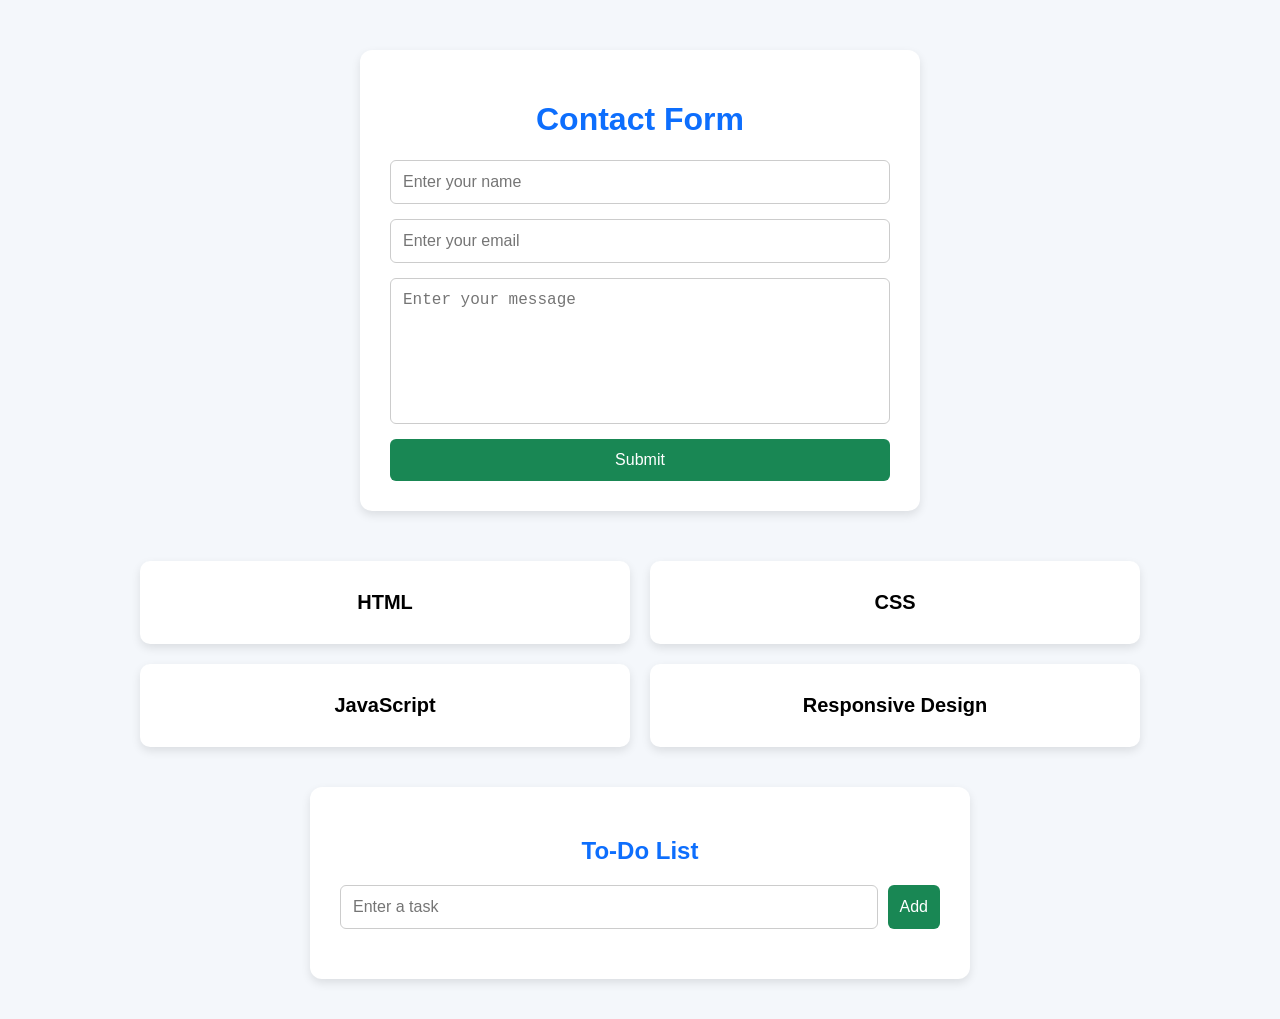
<file: task2-intermediate/index.html>
<!DOCTYPE html>
<html lang="en">
<head>
    <meta charset="UTF-8">
    <meta name="viewport" content="width=device-width, initial-scale=1.0">
    <title>Task 2 - Intermediate Web Development</title>

    <link rel="stylesheet" href="style.css">
</head>
<body>

    <div class="container">

        <h1>Contact Form</h1>

        <form id="contactForm">

            <input
                type="text"
                id="name"
                placeholder="Enter your name"
            >

            <input
                type="email"
                id="email"
                placeholder="Enter your email"
            >

            <textarea
                id="message"
                placeholder="Enter your message"
            ></textarea>

            <button type="submit">
                Submit
            </button>

        </form>

    </div>
    <div class="layout-section">

    <div class="box">HTML</div>
    <div class="box">CSS</div>
    <div class="box">JavaScript</div>
    <div class="box">Responsive Design</div>

    </div>  

    <div class="todo-container">

    <h2>To-Do List</h2>

    <div class="todo-input">

        <input
            type="text"
            id="taskInput"
            placeholder="Enter a task"
        >

        <button id="addTaskBtn">
            Add
        </button>

    </div>

    <ul id="taskList"></ul>

    </div>
    <script src="script.js"></script>

</body>
</html>
</file>
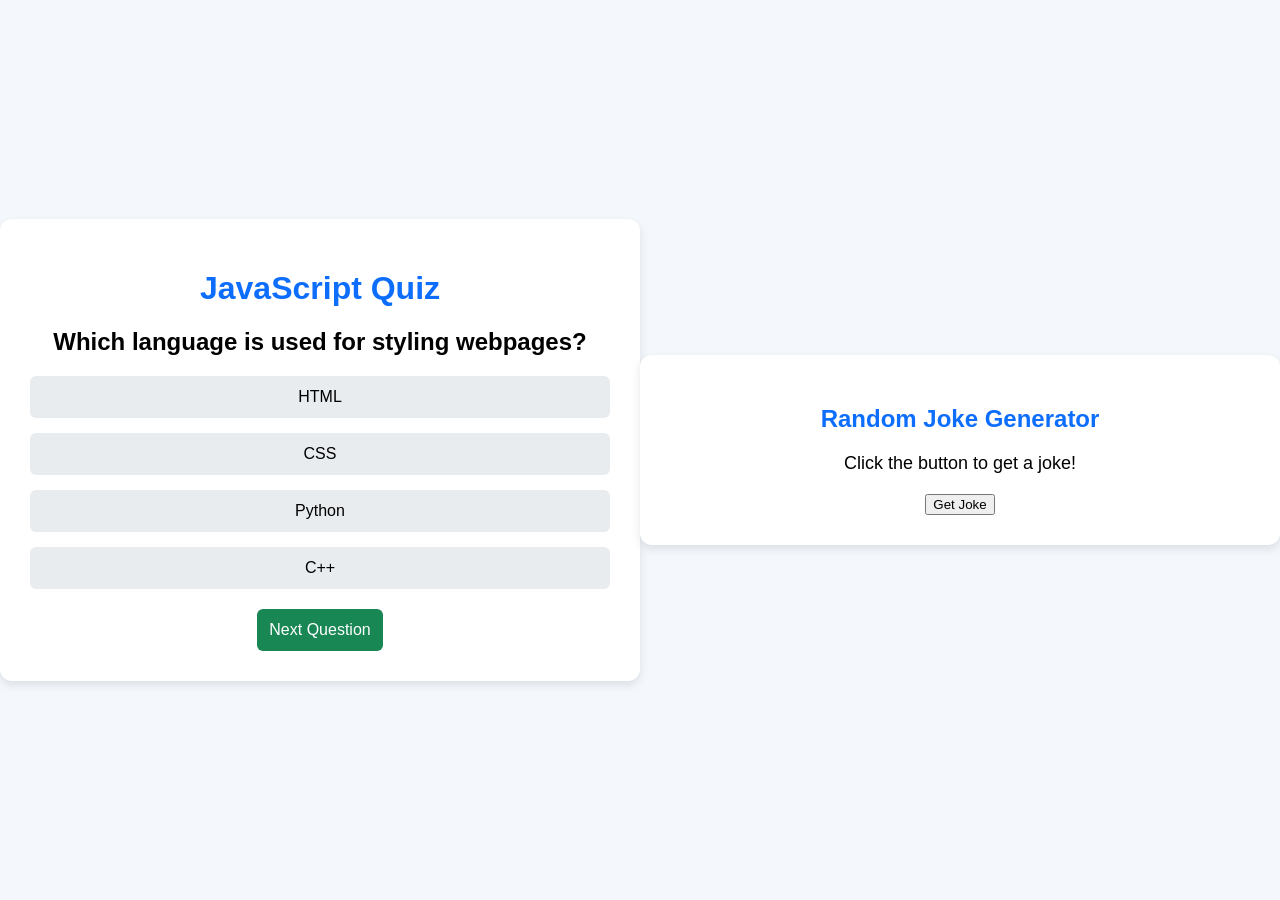
<file: task3-advanced-js/index.html>
<!DOCTYPE html>
<html lang="en">
<head>
    <meta charset="UTF-8">
    <meta name="viewport" content="width=device-width, initial-scale=1.0">
    <title>Task 3 - Advanced JavaScript</title>

    <link rel="stylesheet" href="style.css">
</head>
<body>

    <div class="quiz-container">

        <h1>JavaScript Quiz</h1>

        <div id="quiz">

            <h2 id="question">
                Question text
            </h2>

            <div id="answers">

                <button class="answer-btn">Answer 1</button>
                <button class="answer-btn">Answer 2</button>
                <button class="answer-btn">Answer 3</button>
                <button class="answer-btn">Answer 4</button>

            </div>

            <button id="nextBtn">
                Next Question
            </button>

        </div>

    </div>
            <div class="api-container">

    <h2>Random Joke Generator</h2>

    <p id="joke">
        Click the button to get a joke!
    </p>

    <button id="jokeBtn">
        Get Joke
    </button>

</div>

    <script src="script.js"></script>

</body>
</html>
</file>
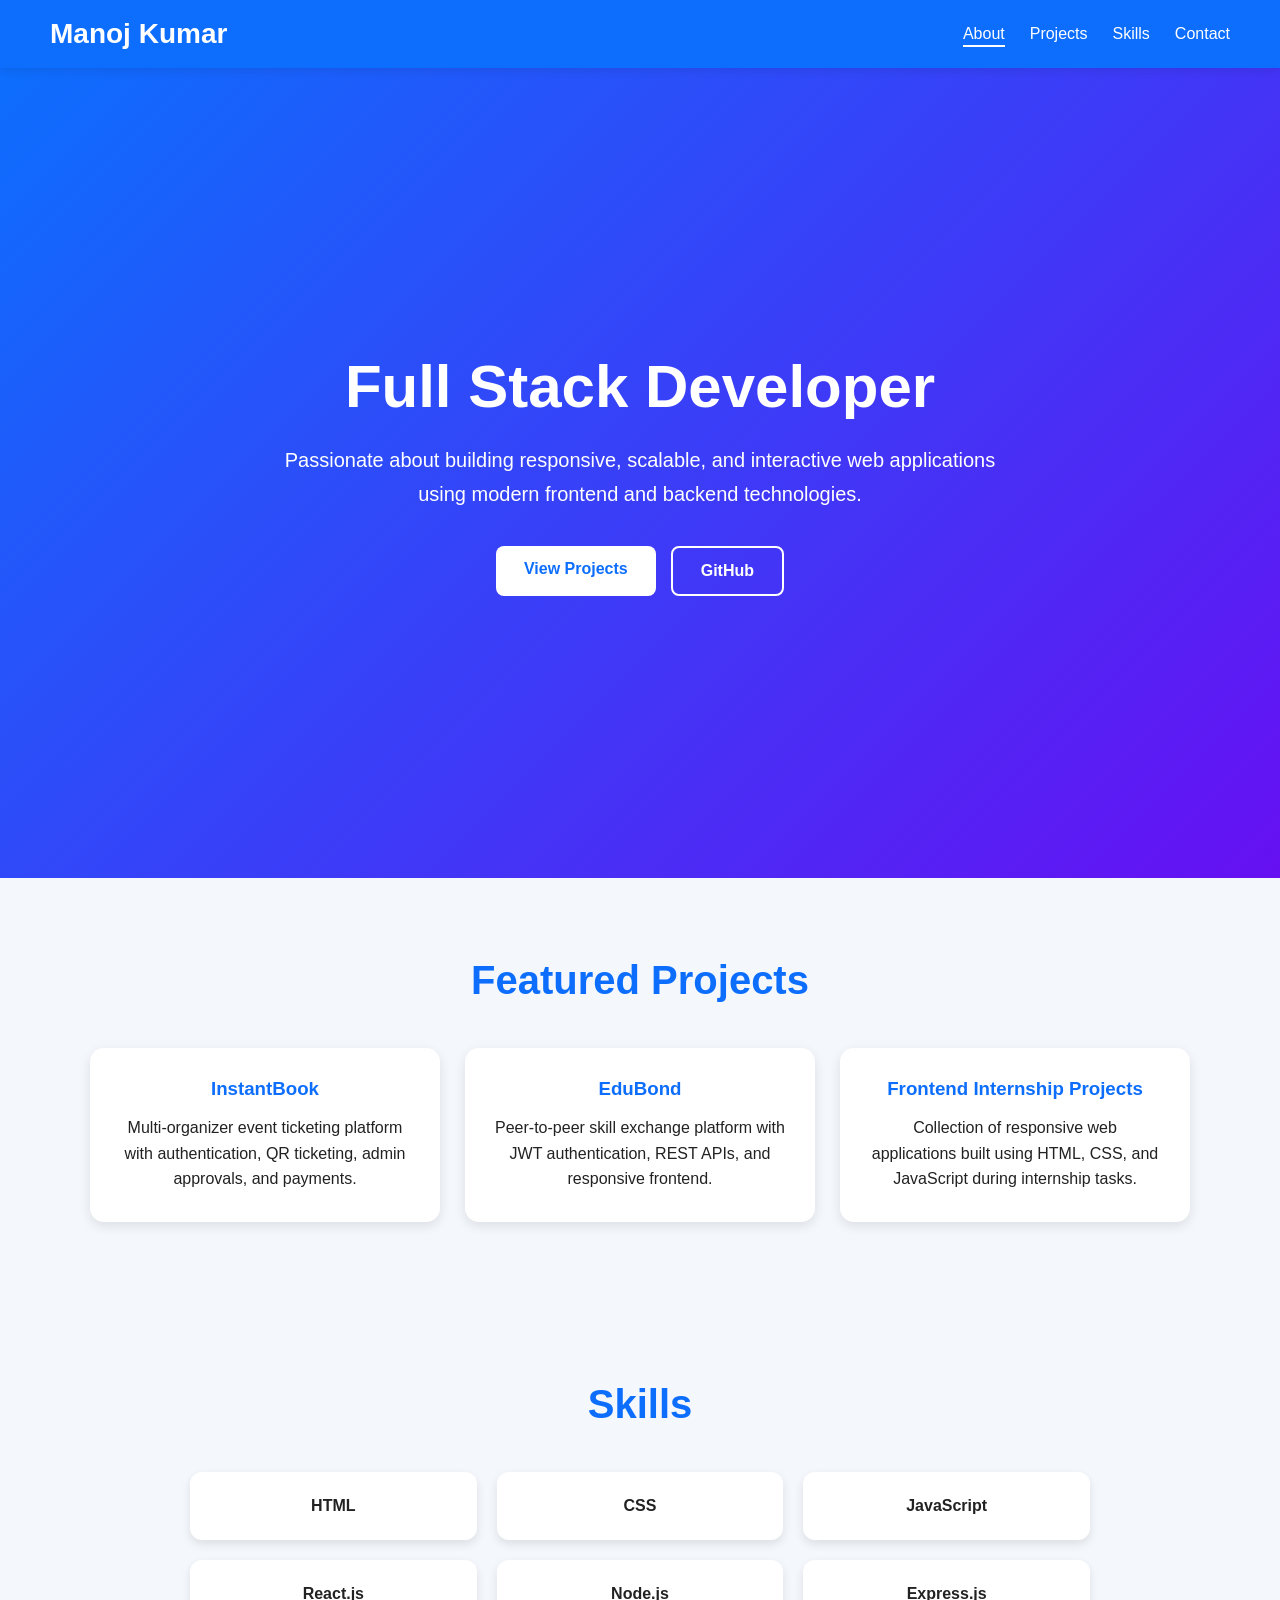
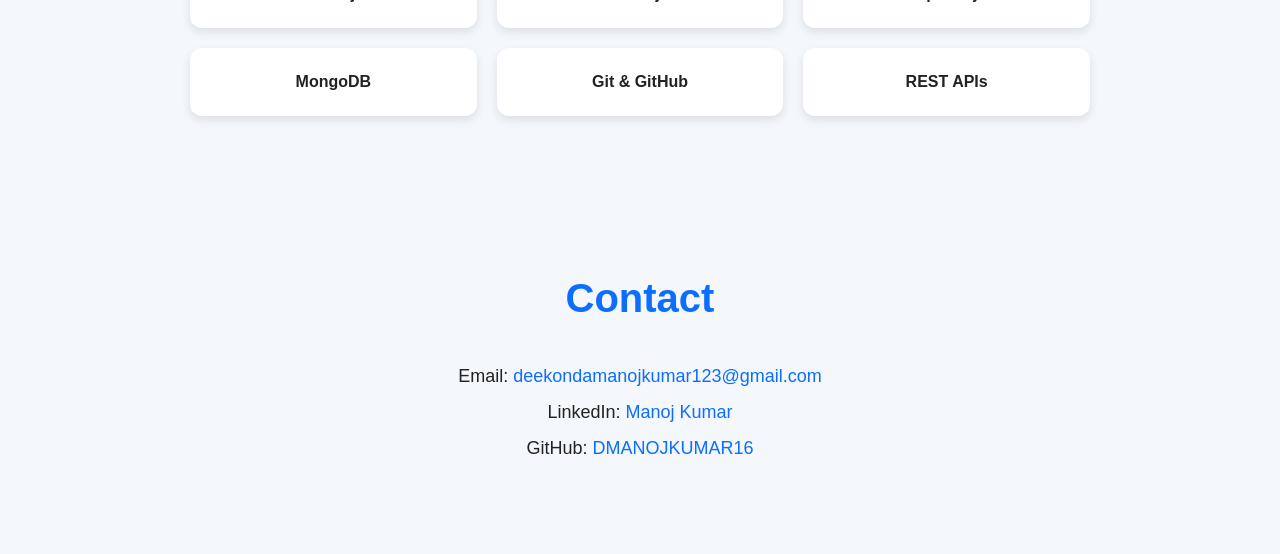
<file: task4-full-projects/index.html>
<!DOCTYPE html>
<html lang="en">
<head>
    <meta charset="UTF-8">
    <meta name="viewport" content="width=device-width, initial-scale=1.0">
    <title>Manoj Kumar | Full Stack Developer</title>

    <link rel="stylesheet" href="style.css">
</head>
<body>

    <!-- Header -->

    <header>

        <nav>

            <h1 class="logo">Manoj Kumar</h1>

            <ul>

                <li><a href="#about">About</a></li>

                <li><a href="#projects">Projects</a></li>

                <li><a href="#skills">Skills</a></li>

                <li><a href="#contact">Contact</a></li>

            </ul>

        </nav>

    </header>

    <!-- Hero Section -->

    <section id="about" class="hero-section">

        <div class="hero-content">

            <h2>
                Full Stack Developer
            </h2>

            <p>
                Passionate about building responsive,
                scalable, and interactive web applications
                using modern frontend and backend technologies.
            </p>

            <div class="hero-buttons">

                <a
                    href="#projects"
                    class="hero-btn"
                >
                    View Projects
                </a>

                <a
                    href="https://github.com/DMANOJKUMAR16"
                    target="_blank"
                    class="hero-btn secondary-btn"
                >
                    GitHub
                </a>

            </div>

        </div>

    </section>

    <!-- Projects Section -->

    <section id="projects" class="section">

        <h2 class="section-title">
            Featured Projects
        </h2>

        <div class="project-container">

            <div class="project-card">

                <h3>InstantBook</h3>

                <p>
                    Multi-organizer event ticketing platform
                    with authentication, QR ticketing,
                    admin approvals, and payments.
                </p>

            </div>

            <div class="project-card">

                <h3>EduBond</h3>

                <p>
                    Peer-to-peer skill exchange platform
                    with JWT authentication, REST APIs,
                    and responsive frontend.
                </p>

            </div>

            <div class="project-card">

                <h3>Frontend Internship Projects</h3>

                <p>
                    Collection of responsive web applications
                    built using HTML, CSS, and JavaScript
                    during internship tasks.
                </p>

            </div>

        </div>

    </section>

    <!-- Skills Section -->

    <section id="skills" class="section">

        <h2 class="section-title">
            Skills
        </h2>

        <div class="skills-container">

            <div class="skill-card">HTML</div>

            <div class="skill-card">CSS</div>

            <div class="skill-card">JavaScript</div>

            <div class="skill-card">React.js</div>

            <div class="skill-card">Node.js</div>

            <div class="skill-card">Express.js</div>

            <div class="skill-card">MongoDB</div>

            <div class="skill-card">Git & GitHub</div>

            <div class="skill-card">REST APIs</div>

        </div>

    </section>

    <!-- Contact Section -->

    <section id="contact" class="section">

        <h2 class="section-title">
            Contact
        </h2>

        <p class="contact-text">
            Email:
            <a href="mailto:deekondamanojkumar123@gmail.com">
                deekondamanojkumar123@gmail.com
            </a>
        </p>

        <p class="contact-text">

            LinkedIn:
            
            <a
                href="https://www.linkedin.com/in/manoj-kumar-deekonda-95753b32a"
                target="_blank"
            >
                Manoj Kumar
            </a>

        </p>

        <p class="contact-text">

            GitHub:
            
            <a
                href="https://github.com/DMANOJKUMAR16"
                target="_blank"
            >
                DMANOJKUMAR16
            </a>

        </p>

    </section>

    <script src="script.js"></script>

</body>
</html>
</file>
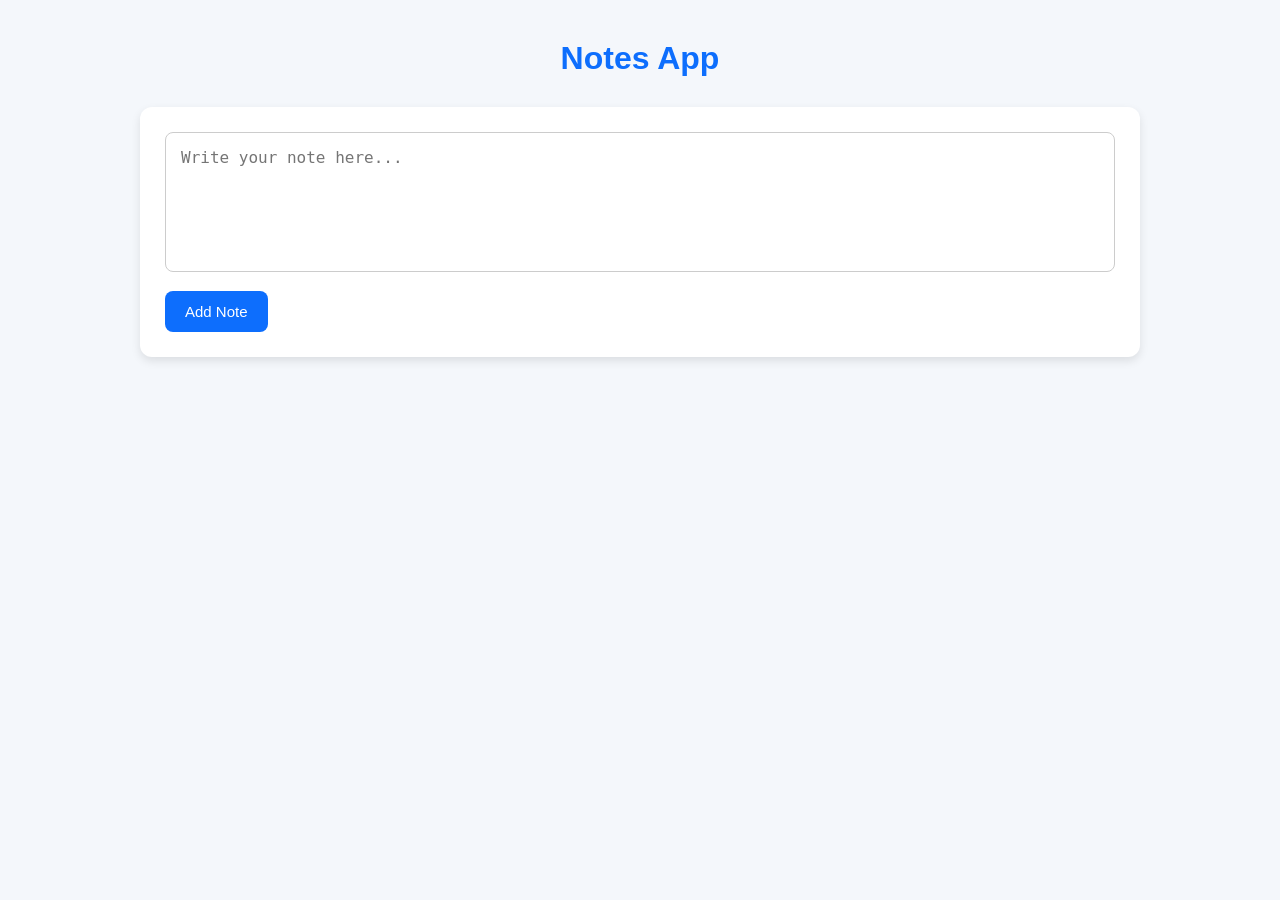
<file: task4-full-projects/notes-app/index.html>
<!DOCTYPE html>
<html lang="en">
<head>
    <meta charset="UTF-8">
    <meta name="viewport" content="width=device-width, initial-scale=1.0">
    <title>Notes App</title>

    <link rel="stylesheet" href="style.css">
</head>
<body>

    <div class="container">

        <h1>Notes App</h1>

        <div class="note-input-section">

            <textarea
                id="noteInput"
                placeholder="Write your note here..."
            ></textarea>

            <button id="addNoteBtn">
                Add Note
            </button>

        </div>

        <div id="notesContainer"></div>

    </div>

    <script src="script.js"></script>

</body>
</html>
</file>
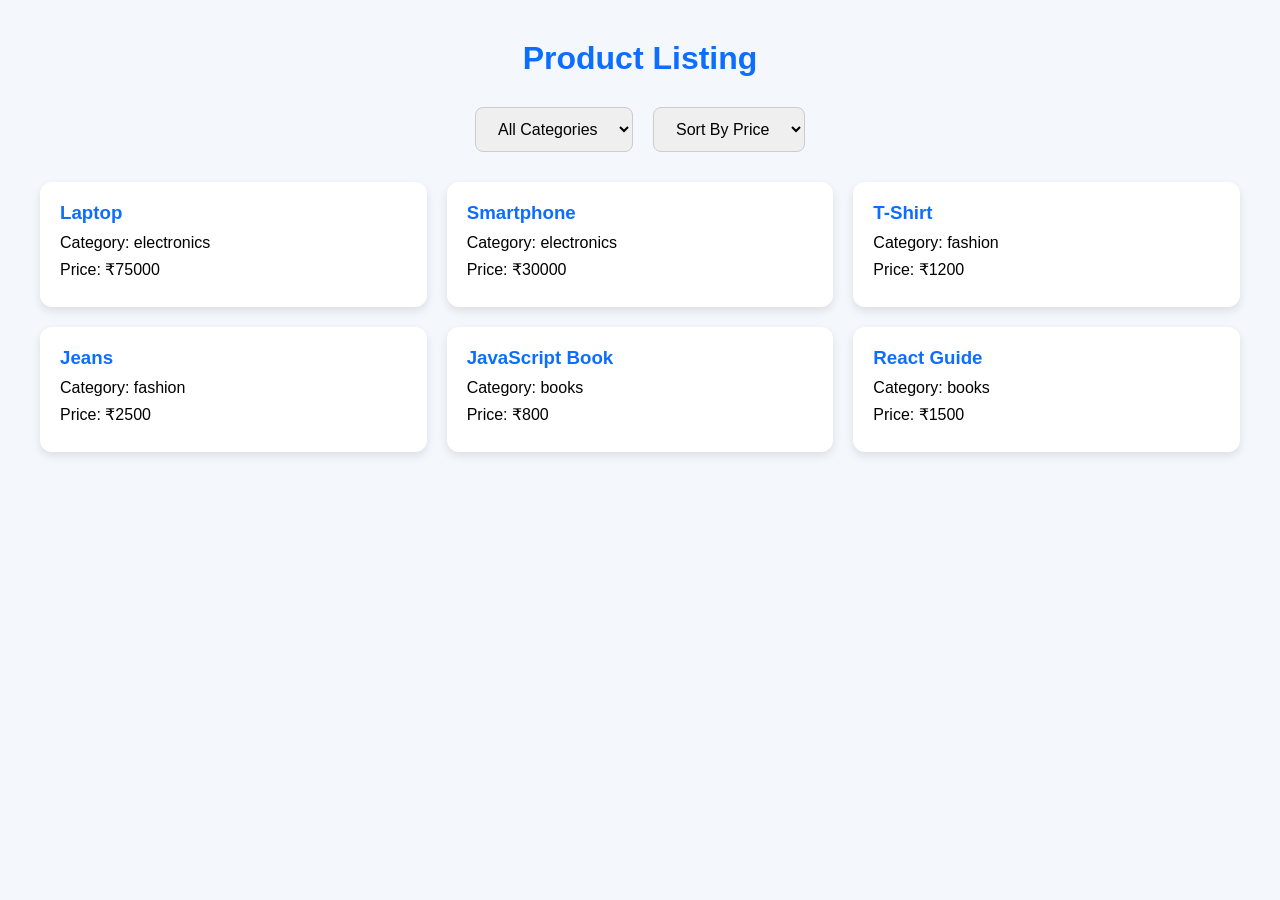
<file: task4-full-projects/product-listing/index.html>
<!DOCTYPE html>
<html lang="en">
<head>
    <meta charset="UTF-8">
    <meta name="viewport" content="width=device-width, initial-scale=1.0">
    <title>Product Listing</title>

    <link rel="stylesheet" href="style.css">
</head>
<body>

    <div class="container">

        <h1>Product Listing</h1>

        <!-- Filters -->

        <div class="controls">

            <select id="categoryFilter">

                <option value="all">
                    All Categories
                </option>

                <option value="electronics">
                    Electronics
                </option>

                <option value="fashion">
                    Fashion
                </option>

                <option value="books">
                    Books
                </option>

            </select>

            <select id="sortPrice">

                <option value="default">
                    Sort By Price
                </option>

                <option value="low-high">
                    Low to High
                </option>

                <option value="high-low">
                    High to Low
                </option>

            </select>

        </div>

        <!-- Products -->

        <div id="productContainer"></div>

    </div>

    <script src="script.js"></script>

</body>
</html>
</file>
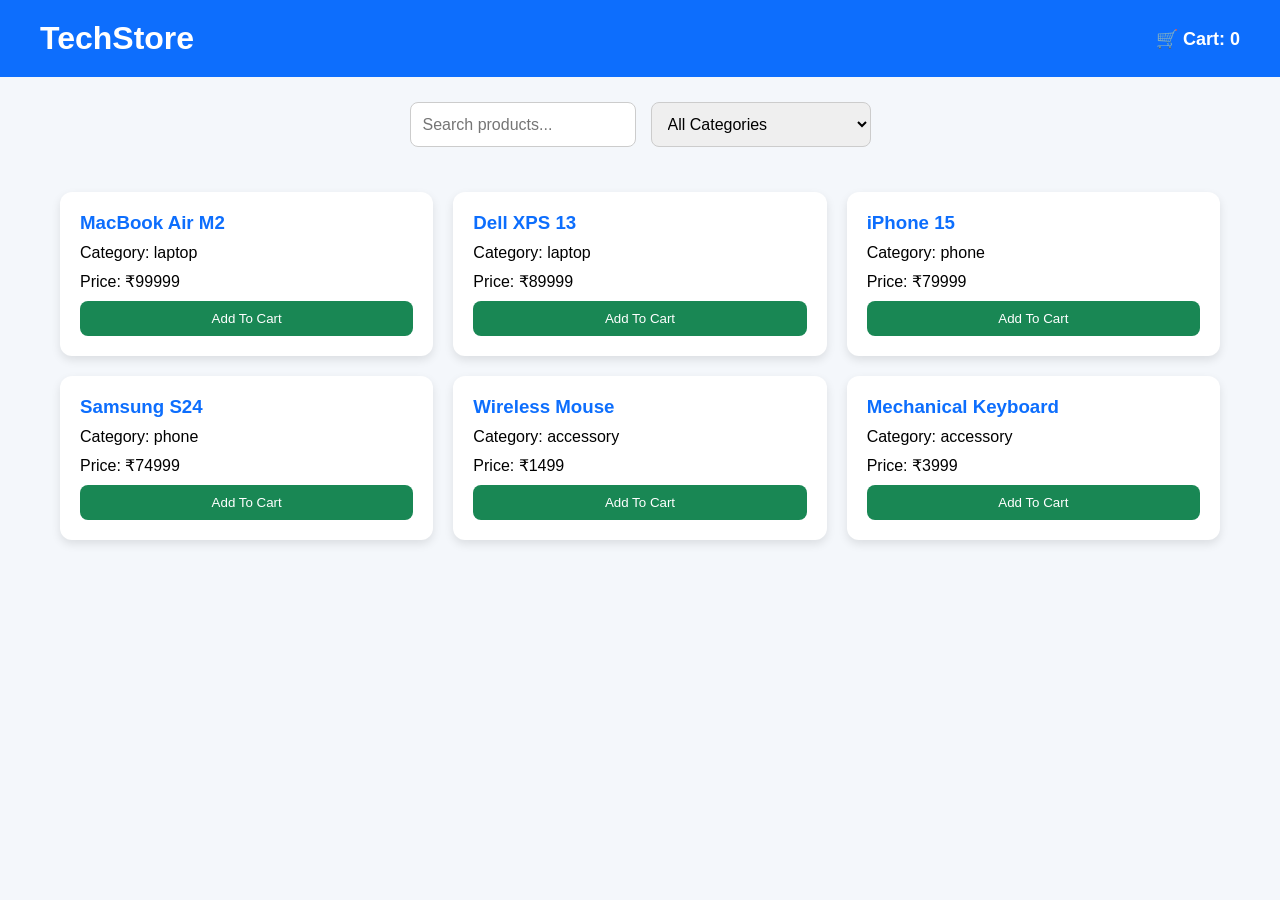
<file: task5-capstone/ecommerce-store/index.html>
<!DOCTYPE html>
<html lang="en">
<head>
    <meta charset="UTF-8">
    <meta name="viewport" content="width=device-width, initial-scale=1.0">
    <title>TechStore</title>
    <link rel="stylesheet" href="style.css">
</head>
<body>

    <header>
        <h1>TechStore</h1>

        <div class="cart">
            🛒 Cart:
            <span id="cartCount">0</span>
        </div>
    </header>

    <section class="controls">

        <input
            type="text"
            id="searchInput"
            placeholder="Search products..."
        >

        <select id="categoryFilter">
            <option value="all">All Categories</option>
            <option value="laptop">Laptops</option>
            <option value="phone">Phones</option>
            <option value="accessory">Accessories</option>
        </select>

    </section>

    <section id="productsContainer"></section>

    <script src="script.js"></script>

</body>
</html>
</file>
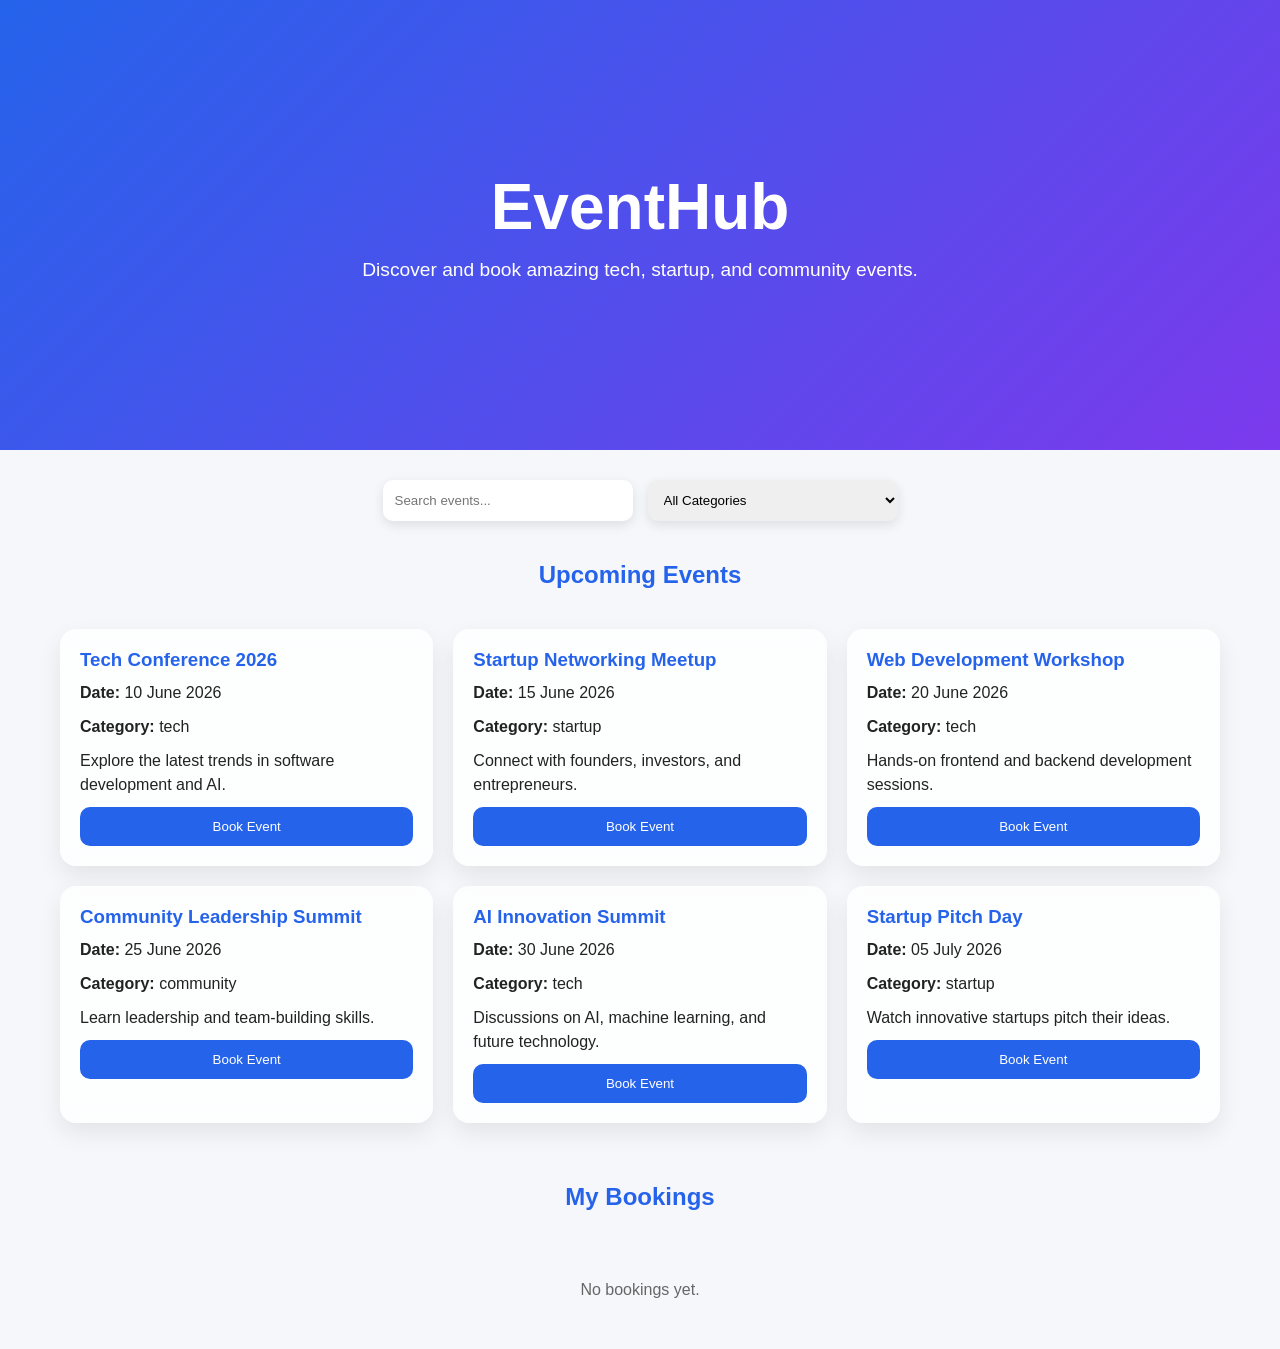
<file: task5-capstone/eventhub/index.html>
<!DOCTYPE html>
<html lang="en">
<head>
    <meta charset="UTF-8">
    <meta name="viewport" content="width=device-width, initial-scale=1.0">
    <title>EventHub</title>

    <link rel="stylesheet" href="style.css">

    <link
        rel="stylesheet"
        href="https://cdnjs.cloudflare.com/ajax/libs/font-awesome/6.5.1/css/all.min.css"
    >
</head>
<body>

    <!-- Hero Section -->

    <section class="hero">

        <div class="hero-content">

            <h1>EventHub</h1>

            <p>
                Discover and book amazing tech,
                startup, and community events.
            </p>

        </div>

    </section>

    <!-- Controls -->

    <section class="controls">

        <input
            type="text"
            id="searchInput"
            placeholder="Search events..."
        >

        <select id="categoryFilter">

            <option value="all">
                All Categories
            </option>

            <option value="tech">
                Tech
            </option>

            <option value="startup">
                Startup
            </option>

            <option value="community">
                Community
            </option>

        </select>

    </section>

    <!-- Events -->

    <section>

        <h2 class="section-title">
            Upcoming Events
        </h2>

        <div id="eventsContainer"></div>

    </section>

    <!-- Bookings -->

    <section>

        <h2 class="section-title">
            My Bookings
        </h2>

        <div id="bookingsContainer"></div>

    </section>

    <!-- Toast -->

    <div id="toast">
        Event Booked Successfully
    </div>

    <script src="script.js"></script>

</body>
</html>
</file>
<file: task2-intermediate/style.css>
body {
    margin: 0;
    padding: 0;
    font-family: Arial, sans-serif;
    background-color: #f4f7fb;
}

.container {
    width: 90%;
    max-width: 500px;
    margin: 50px auto;
    background-color: white;
    padding: 30px;
    border-radius: 12px;
    box-shadow: 0 4px 10px rgba(0,0,0,0.1);
}

h1 {
    text-align: center;
    color: #0d6efd;
}

form {
    display: flex;
    flex-direction: column;
    gap: 15px;
}

input,
textarea {
    padding: 12px;
    border: 1px solid #ccc;
    border-radius: 6px;
    font-size: 16px;
}

textarea {
    height: 120px;
    resize: none;
}

button {
    padding: 12px;
    border: none;
    background-color: #198754;
    color: white;
    font-size: 16px;
    border-radius: 6px;
    cursor: pointer;
}

button:hover {
    background-color: #146c43;
}

@media (max-width: 768px) {

    .container {
        padding: 20px;
    }

    h1 {
        font-size: 28px;
    }
}

.layout-section {
    width: 90%;
    max-width: 1000px;
    margin: 40px auto;

    display: grid;
    grid-template-columns: repeat(2, 1fr);
    gap: 20px;
}

.box {
    background-color: white;
    padding: 30px;
    text-align: center;
    border-radius: 10px;
    font-size: 20px;
    font-weight: bold;

    box-shadow: 0 4px 10px rgba(0,0,0,0.1);

    transition: 0.3s;
}

.box:hover {
    transform: translateY(-5px);
}

@media (max-width: 768px) {

    .layout-section {
        grid-template-columns: 1fr;
    }
}

.todo-container {
    width: 90%;
    max-width: 600px;
    margin: 40px auto;
    background-color: white;
    padding: 30px;
    border-radius: 12px;

    box-shadow: 0 4px 10px rgba(0,0,0,0.1);
}

.todo-container h2 {
    text-align: center;
    color: #0d6efd;
}

.todo-input {
    display: flex;
    gap: 10px;
    margin-bottom: 20px;
}

.todo-input input {
    flex: 1;
}

#taskList {
    list-style: none;
    padding: 0;
}

#taskList li {
    background-color: #f4f7fb;
    padding: 12px;
    margin-bottom: 10px;
    border-radius: 6px;

    display: flex;
    justify-content: space-between;
    align-items: center;
}

.delete-btn {
    background-color: red;
    color: white;
    border: none;
    padding: 6px 10px;
    border-radius: 4px;
    cursor: pointer;
}
</file>
<file: task3-advanced-js/style.css>
body {
    margin: 0;
    padding: 0;
    font-family: Arial, sans-serif;
    background-color: #f4f7fb;

    display: flex;
    justify-content: center;
    align-items: center;

    min-height: 100vh;
}

.quiz-container {
    width: 90%;
    max-width: 600px;

    background-color: white;

    padding: 30px;

    border-radius: 12px;

    box-shadow: 0 4px 10px rgba(0,0,0,0.1);

    text-align: center;
}

h1 {
    color: #0d6efd;
}

#question {
    margin-bottom: 20px;
}

#answers {
    display: grid;
    gap: 15px;
}

.answer-btn,
#nextBtn {
    padding: 12px;

    border: none;

    border-radius: 6px;

    font-size: 16px;

    cursor: pointer;

    transition: 0.3s;
}

.answer-btn {
    background-color: #e9ecef;
}

.answer-btn:hover {
    background-color: #d6d8db;
}

#nextBtn {
    margin-top: 20px;

    background-color: #198754;

    color: white;
}

#nextBtn:hover {
    background-color: #146c43;
}

@media (max-width: 768px) {

    .quiz-container {
        padding: 20px;
    }

    h1 {
        font-size: 28px;
    }
}

.api-container {
    width: 90%;
    max-width: 600px;

    margin: 40px auto;

    background-color: white;

    padding: 30px;

    border-radius: 12px;

    text-align: center;

    box-shadow: 0 4px 10px rgba(0,0,0,0.1);
}

.api-container h2 {
    color: #0d6efd;
}

#joke {
    font-size: 18px;

    margin: 20px 0;
}
</file>
<file: task4-full-projects/style.css>
* {
    margin: 0;
    padding: 0;
    box-sizing: border-box;
}

body {
    font-family: Arial, sans-serif;
    background: #f4f7fb;
    color: #222;
    scroll-behavior: smooth;
}

/* Header */

header {
    background: #0d6efd;

    padding: 18px 50px;

    position: sticky;
    top: 0;

    z-index: 1000;

    box-shadow: 0 2px 10px rgba(0,0,0,0.1);
}

nav {
    display: flex;
    justify-content: space-between;
    align-items: center;
}

.logo {
    color: white;
    font-size: 28px;
    font-weight: bold;
}

nav ul {
    display: flex;
    list-style: none;
    gap: 25px;
}

nav a {
    color: white;
    text-decoration: none;
    font-size: 16px;

    transition: 0.3s;
}

nav a:hover {
    color: #dbe7ff;
}

/* Hero Section */

.hero-section {
    min-height: 90vh;

    display: flex;
    justify-content: center;
    align-items: center;

    text-align: center;

    background: linear-gradient(
        135deg,
        #0d6efd,
        #6610f2
    );

    color: white;

    padding: 20px;
}

.hero-content {
    max-width: 750px;
}

.hero-content h2 {
    font-size: 60px;
    margin-bottom: 20px;
    line-height: 1.2;
}

.hero-content p {
    font-size: 20px;
    line-height: 1.7;

    margin-bottom: 35px;
}

/* Hero Buttons */

.hero-buttons {
    display: flex;
    justify-content: center;
    gap: 15px;

    flex-wrap: wrap;
}

.hero-btn {
    padding: 14px 28px;

    border-radius: 8px;

    background: white;
    color: #0d6efd;

    font-size: 16px;
    font-weight: bold;

    text-decoration: none;

    transition: 0.3s;
}

.hero-btn:hover {
    transform: translateY(-4px);
}

.secondary-btn {
    background: transparent;

    border: 2px solid white;

    color: white;
}

.secondary-btn:hover {
    background: white;
    color: #0d6efd;
}

/* Sections */

.section {
    padding: 80px 20px;

    text-align: center;
}

.section-title {
    font-size: 40px;

    margin-bottom: 45px;

    color: #0d6efd;
}

/* Projects */

.project-container {
    display: grid;

    grid-template-columns: repeat(3, 1fr);

    gap: 25px;

    max-width: 1100px;

    margin: auto;
}

.project-card {
    background: white;

    padding: 30px;

    border-radius: 14px;

    box-shadow: 0 4px 12px rgba(0,0,0,0.1);

    transition: 0.3s;
}

.project-card:hover {
    transform: translateY(-8px);
}

.project-card h3 {
    margin-bottom: 15px;

    color: #0d6efd;
}

.project-card p {
    line-height: 1.6;
}

/* Skills */

.skills-container {
    display: grid;

    grid-template-columns: repeat(3, 1fr);

    gap: 20px;

    max-width: 900px;

    margin: auto;
}

.skill-card {
    background: white;

    padding: 25px;

    border-radius: 12px;

    font-weight: bold;

    box-shadow: 0 4px 10px rgba(0,0,0,0.1);

    transition: 0.3s;
}

.skill-card:hover {
    transform: scale(1.05);
}

/* Contact */

.contact-text {
    font-size: 18px;

    margin-bottom: 15px;
}

.contact-text a {
    color: #0d6efd;
    text-decoration: none;
}

.contact-text a:hover {
    text-decoration: underline;
}

/* Responsive Design */

@media (max-width: 992px) {

    .project-container {
        grid-template-columns: repeat(2, 1fr);
    }

    .skills-container {
        grid-template-columns: repeat(2, 1fr);
    }
}

@media (max-width: 768px) {

    header {
        padding: 18px 20px;
    }

    nav {
        flex-direction: column;
        gap: 15px;
    }

    nav ul {
        flex-wrap: wrap;
        justify-content: center;
    }

    .hero-content h2 {
        font-size: 40px;
    }

    .hero-content p {
        font-size: 18px;
    }

    .project-container,
    .skills-container {
        grid-template-columns: 1fr;
    }

    .section-title {
        font-size: 32px;
    }
}

.project-card,
.skill-card {
    opacity: 0;
    transform: translateY(30px);

    transition: all 0.6s ease;
}

.project-card.show,
.skill-card.show {
    opacity: 1;
    transform: translateY(0);
}

.active {
    border-bottom: 2px solid white;
    padding-bottom: 3px;
}
</file>
<file: task4-full-projects/notes-app/style.css>
* {
    margin: 0;
    padding: 0;
    box-sizing: border-box;
}

body {
    font-family: Arial, sans-serif;

    background-color: #f4f7fb;

    padding: 40px 20px;
}

.container {
    max-width: 1000px;

    margin: auto;
}

h1 {
    text-align: center;

    margin-bottom: 30px;

    color: #0d6efd;
}

.note-input-section {
    background-color: white;

    padding: 25px;

    border-radius: 12px;

    box-shadow: 0 4px 10px rgba(0,0,0,0.1);

    margin-bottom: 30px;
}

textarea {
    width: 100%;

    height: 140px;

    padding: 15px;

    border: 1px solid #ccc;

    border-radius: 8px;

    resize: none;

    font-size: 16px;

    margin-bottom: 15px;
}

button {
    padding: 12px 20px;

    border: none;

    border-radius: 8px;

    color: white;

    font-size: 15px;

    cursor: pointer;

    transition: 0.3s;
}

#addNoteBtn {
    background-color: #0d6efd;
}

#addNoteBtn:hover {
    background-color: #0b5ed7;
}

#notesContainer {
    display: grid;

    grid-template-columns: repeat(3, 1fr);

    gap: 20px;
}

.note-card {
    background-color: white;

    padding: 20px;

    border-radius: 12px;

    box-shadow: 0 4px 10px rgba(0,0,0,0.1);

    transition: 0.3s;

    word-wrap: break-word;
}

.note-card:hover {
    transform: translateY(-5px);
}

.note-card p {
    line-height: 1.6;
}

.note-actions {
    display: flex;

    gap: 10px;

    margin-top: 15px;
}

.edit-btn {
    background-color: #198754;
}

.edit-btn:hover {
    background-color: #146c43;
}

.delete-btn {
    background-color: red;
}

.delete-btn:hover {
    background-color: darkred;
}

@media (max-width: 992px) {

    #notesContainer {
        grid-template-columns: repeat(2, 1fr);
    }
}

@media (max-width: 768px) {

    #notesContainer {
        grid-template-columns: 1fr;
    }
}
</file>
<file: task4-full-projects/product-listing/style.css>
* {
    margin: 0;
    padding: 0;
    box-sizing: border-box;
}

body {
    font-family: Arial, sans-serif;

    background-color: #f4f7fb;

    padding: 40px 20px;
}

.container {
    max-width: 1200px;

    margin: auto;
}

h1 {
    text-align: center;

    margin-bottom: 30px;

    color: #0d6efd;
}

/* Controls */

.controls {
    display: flex;

    justify-content: center;

    gap: 20px;

    margin-bottom: 30px;

    flex-wrap: wrap;
}

select {
    padding: 12px 18px;

    border-radius: 8px;

    border: 1px solid #ccc;

    font-size: 16px;
}

/* Products */

#productContainer {
    display: grid;

    grid-template-columns: repeat(3, 1fr);

    gap: 20px;
}

.product-card {
    background-color: white;

    padding: 20px;

    border-radius: 12px;

    box-shadow: 0 4px 10px rgba(0,0,0,0.1);

    transition: 0.3s;
}

.product-card:hover {
    transform: translateY(-5px);
}

.product-card h3 {
    margin-bottom: 10px;

    color: #0d6efd;
}

.product-card p {
    margin-bottom: 8px;
}

/* Responsive */

@media (max-width: 992px) {

    #productContainer {
        grid-template-columns: repeat(2, 1fr);
    }
}

@media (max-width: 768px) {

    #productContainer {
        grid-template-columns: 1fr;
    }
}
</file>
<file: task5-capstone/ecommerce-store/style.css>
* {
    margin: 0;
    padding: 0;
    box-sizing: border-box;
}

body {
    font-family: Arial, sans-serif;
    background: #f4f7fb;
}

header {
    background: #0d6efd;
    color: white;

    padding: 20px 40px;

    display: flex;
    justify-content: space-between;
    align-items: center;
}

.cart {
    font-size: 18px;
    font-weight: bold;
}

.controls {
    display: flex;
    gap: 15px;

    justify-content: center;

    padding: 25px;

    flex-wrap: wrap;
}

.controls input,
.controls select {
    padding: 12px;
    border: 1px solid #ccc;
    border-radius: 8px;

    min-width: 220px;

    font-size: 16px;
}

#productsContainer {
    max-width: 1200px;

    margin: auto;

    padding: 20px;

    display: grid;
    grid-template-columns: repeat(3, 1fr);

    gap: 20px;
}

.product-card {
    background: white;

    padding: 20px;

    border-radius: 12px;

    box-shadow: 0 4px 10px rgba(0,0,0,0.1);

    transition: 0.3s;
}

.product-card:hover {
    transform: translateY(-5px);
}

.product-card h3 {
    color: #0d6efd;
    margin-bottom: 10px;
}

.product-card p {
    margin-bottom: 10px;
}

.product-card button {
    width: 100%;

    padding: 10px;

    border: none;

    border-radius: 8px;

    background: #198754;

    color: white;

    cursor: pointer;
}

.product-card button:hover {
    background: #146c43;
}

@media (max-width: 992px) {
    #productsContainer {
        grid-template-columns: repeat(2, 1fr);
    }
}

@media (max-width: 768px) {

    header {
        flex-direction: column;
        gap: 10px;
    }

    #productsContainer {
        grid-template-columns: 1fr;
    }
}
</file>
<file: task5-capstone/eventhub/style.css>
*{
    margin:0;
    padding:0;
    box-sizing:border-box;
}

body{
    font-family:Arial,sans-serif;
    background:#f5f7fb;
    color:#222;
}

.hero{
    min-height:50vh;
    background:linear-gradient(135deg,#2563eb,#7c3aed);
    display:flex;
    justify-content:center;
    align-items:center;
    text-align:center;
    padding:20px;
}

.hero-content h1{
    color:white;
    font-size:4rem;
    margin-bottom:15px;
}

.hero-content p{
    color:white;
    font-size:1.2rem;
    max-width:600px;
}

.controls{
    max-width:1000px;
    margin:30px auto;
    display:flex;
    gap:15px;
    justify-content:center;
    flex-wrap:wrap;
    padding:0 20px;
}

.controls input,
.controls select{
    padding:12px;
    border:none;
    border-radius:10px;
    width:250px;
    box-shadow:0 4px 12px rgba(0,0,0,.1);
}

.section-title{
    text-align:center;
    margin:40px 0 20px;
    color:#2563eb;
}

#eventsContainer,
#bookingsContainer{
    max-width:1200px;
    margin:auto;
    display:grid;
    grid-template-columns:repeat(auto-fit,minmax(280px,1fr));
    gap:20px;
    padding:20px;
}

.event-card,
.booking-card{
    background:rgba(255,255,255,.8);
    backdrop-filter:blur(10px);
    border-radius:16px;
    padding:20px;
    box-shadow:0 10px 25px rgba(0,0,0,.08);
    transition:.3s;
    animation:fadeUp .6s ease;
}

.event-card:hover,
.booking-card:hover{
    transform:translateY(-8px);
}

.event-card h3,
.booking-card h3{
    margin-bottom:10px;
    color:#2563eb;
}

.event-card p,
.booking-card p{
    margin-bottom:10px;
    line-height:1.5;
}

.book-btn{
    width:100%;
    border:none;
    padding:12px;
    border-radius:10px;
    background:#2563eb;
    color:white;
    cursor:pointer;
    transition:.3s;
}

.book-btn:hover{
    background:#1d4ed8;
}

#toast{
    position:fixed;
    right:20px;
    bottom:20px;
    background:#16a34a;
    color:white;
    padding:15px 20px;
    border-radius:10px;
    opacity:0;
    pointer-events:none;
    transition:.4s;
}

#toast.show{
    opacity:1;
}

.empty{
    text-align:center;
    padding:30px;
    color:#666;
}

@keyframes fadeUp{
    from{
        opacity:0;
        transform:translateY(20px);
    }
    to{
        opacity:1;
        transform:translateY(0);
    }
}

@media(max-width:768px){

    .hero-content h1{
        font-size:2.8rem;
    }

    .hero-content p{
        font-size:1rem;
    }

    .controls input,
    .controls select{
        width:100%;
    }
}
.booked-btn{
background:#16a34a !important;
cursor:not-allowed;
opacity:.9;
}

.booked-btn:hover{
transform:none;
background:#16a34a !important;
}
</file>
